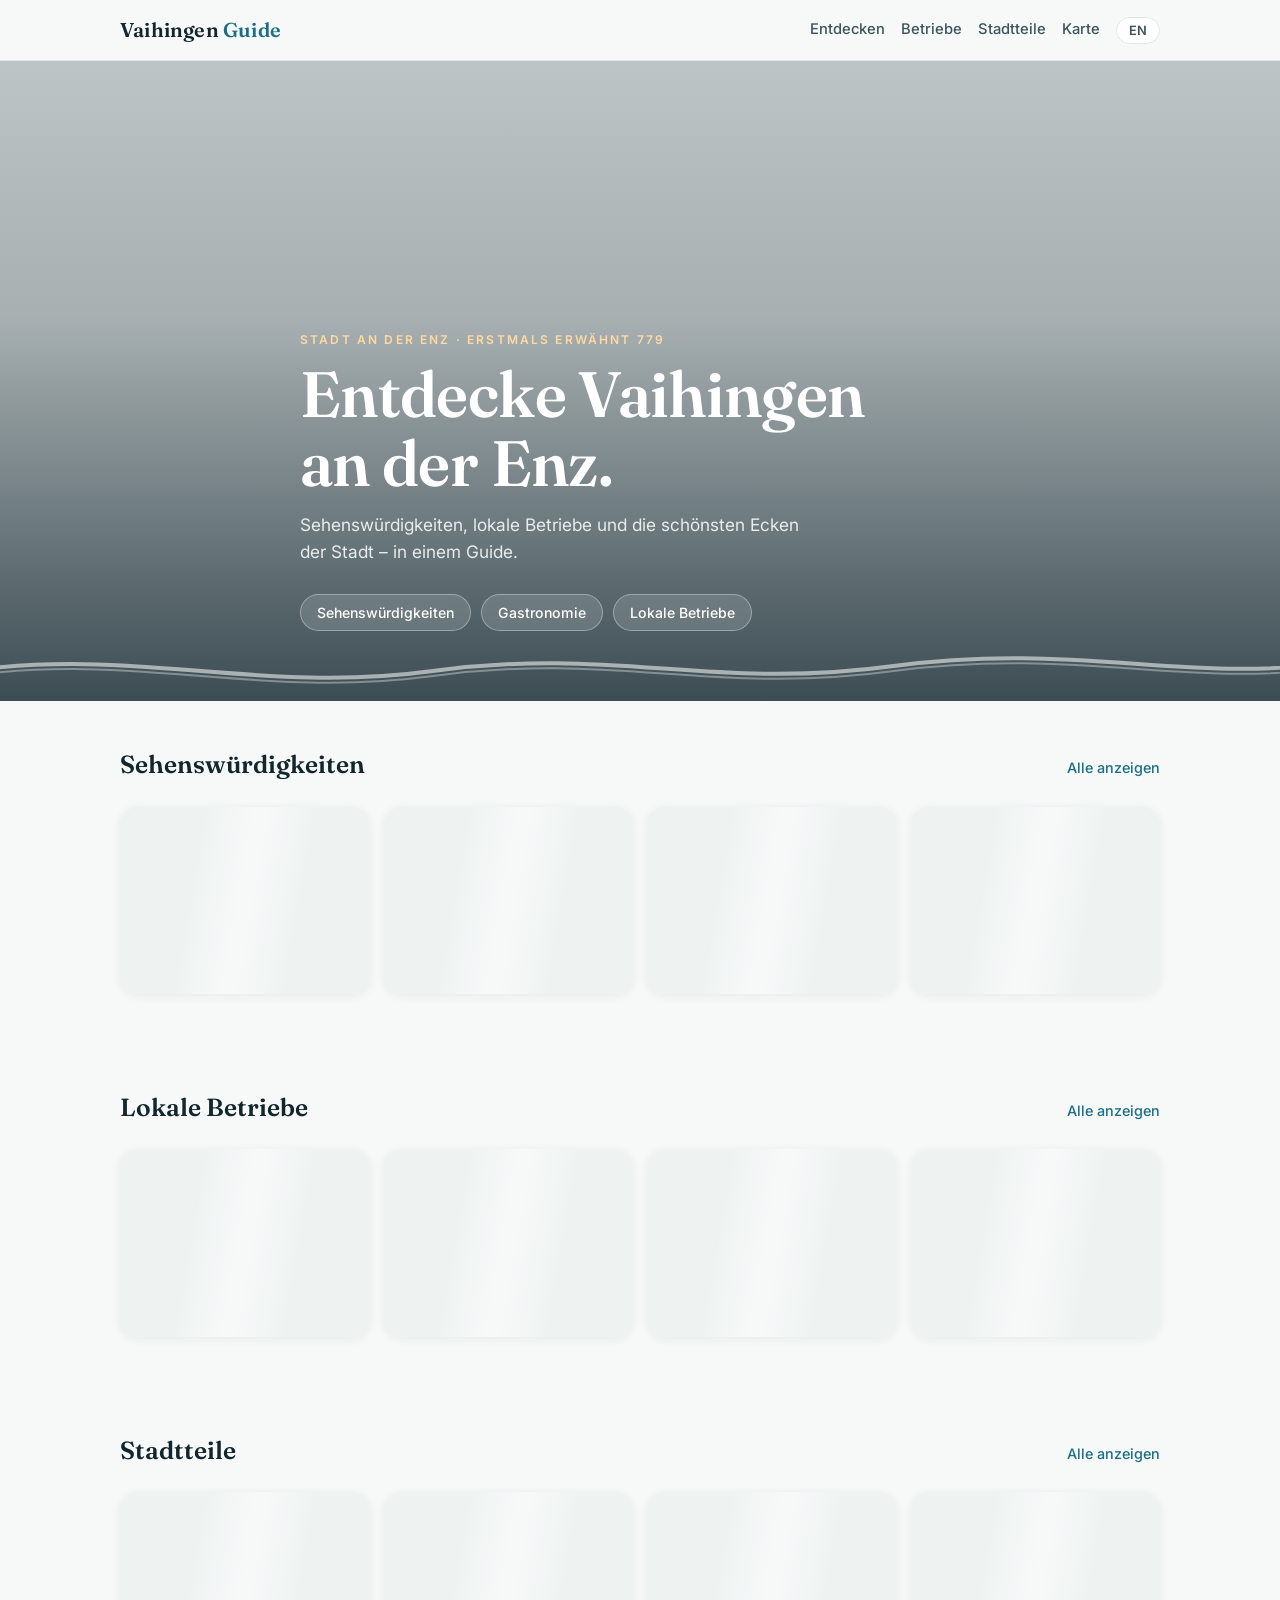
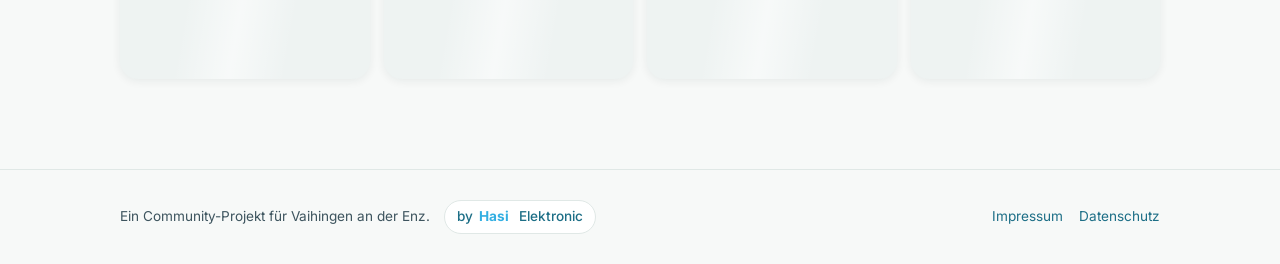
<file: index.html>
<!DOCTYPE html><html lang="de"><head><meta charset="UTF-8">
<meta name="viewport" content="width=device-width,initial-scale=1">
<title>Vaihingen Guide – Entdecke Vaihingen an der Enz</title>
<meta name="description" content="Der Guide für Vaihingen an der Enz: Sehenswürdigkeiten, Gastronomie, Geschäfte und lokale Betriebe – kostenlos und aktuell.">
<meta property="og:title" content="Vaihingen Guide"><meta property="og:description" content="Sehenswürdigkeiten und lokale Betriebe in Vaihingen an der Enz.">
<meta property="og:type" content="website">
<script type="application/ld+json">{"@context":"https://schema.org","@type":"WebSite","name":"Vaihingen Guide","url":"https://vaihingen-guide.pages.dev"}</script>
<link rel="preconnect" href="https://fonts.googleapis.com">
<link href="https://fonts.googleapis.com/css2?family=Fraunces:opsz,wght@9..144,500;9..144,600&family=Inter:wght@400;500;600&display=swap" rel="stylesheet">
<link rel="stylesheet" href="style.css">
<link rel="manifest" href="manifest.webmanifest">
<link rel="icon" href="icons/icon-192.png">
<link rel="apple-touch-icon" href="icons/icon-192.png">
<meta name="theme-color" content="#1c6e86"></head>
<body data-page="home">
<header><div class="wrap nav">
  <a class="brand" href="index.html">Vaihingen <em>Guide</em></a>
  <nav>
    <span class="nav-links">
      <a href="entdecken.html" data-i="nav_ent">Entdecken</a>
      <a href="guide.html" data-i="nav_guide">Betriebe</a>
      <a href="ortsteile.html" data-i="nav_ot">Stadtteile</a>
      <a href="karte.html" data-i="nav_map">Karte</a>
    </span>
    <button id="langBtn" class="lang">EN</button>
  </nav>
</div></header>
<div class="hero">
  <div class="hero-media" id="heroMedia"></div>
  <div class="hero-scrim"></div>
  <div class="wrap hero-inner">
    <span class="eyebrow" data-i="hero_eyebrow">Stadt an der Enz · erstmals erwähnt 779</span>
    <h1 data-i="hero_h">Entdecke Vaihingen an der Enz.</h1>
    <p data-i="hero_p">Sehenswürdigkeiten, lokale Betriebe und die schönsten Ecken der Stadt – in einem Guide.</p>
    <div class="chips">
      <a class="chip" href="entdecken.html" data-i="sec_sights">Sehenswürdigkeiten</a>
      <a class="chip" href="guide.html?cat=gastro" data-i="cat_gastro">Gastronomie</a>
      <a class="chip" href="guide.html" data-i="sec_biz">Lokale Betriebe</a>
    </div>
  </div>
  <svg class="river" viewBox="0 0 1200 70" preserveAspectRatio="none" aria-hidden="true">
    <path class="p2" d="M-10,45 C150,10 260,65 420,40 C580,15 660,60 820,35 C980,10 1080,55 1210,30"/>
    <path d="M-10,50 C150,15 260,70 420,45 C580,20 660,65 820,40 C980,15 1080,60 1210,35"/>
  </svg>
</div>
<section><div class="wrap">
  <div class="sec-head"><h2 data-i="sec_sights">Sehenswürdigkeiten</h2><a href="entdecken.html" data-i="all">Alle anzeigen</a></div>
  <div class="row" id="featSights"></div>
</div></section>
<section><div class="wrap">
  <div class="sec-head"><h2 data-i="sec_biz">Lokale Betriebe</h2><a href="guide.html" data-i="all">Alle anzeigen</a></div>
  <div class="row" id="featBiz"></div>
</div></section>
<section><div class="wrap">
  <div class="sec-head"><h2 data-i="sec_ot">Stadtteile</h2><a href="ortsteile.html" data-i="all">Alle anzeigen</a></div>
  <div class="row" id="featOt"></div>
</div></section>
<footer><div class="wrap">
  <span data-i="foot">Ein Community-Projekt für Vaihingen an der Enz.</span>
  <a class="badge" href="https://hasi-elektronic.de" target="_blank" rel="noopener">by <b>Hasi</b>&nbsp;Elektronic</a>
  <div class="links"><a href="impressum.html">Impressum</a><a href="datenschutz.html">Datenschutz</a></div>
</div></footer>
<script src="app.js"></script>
</body></html>
</file>
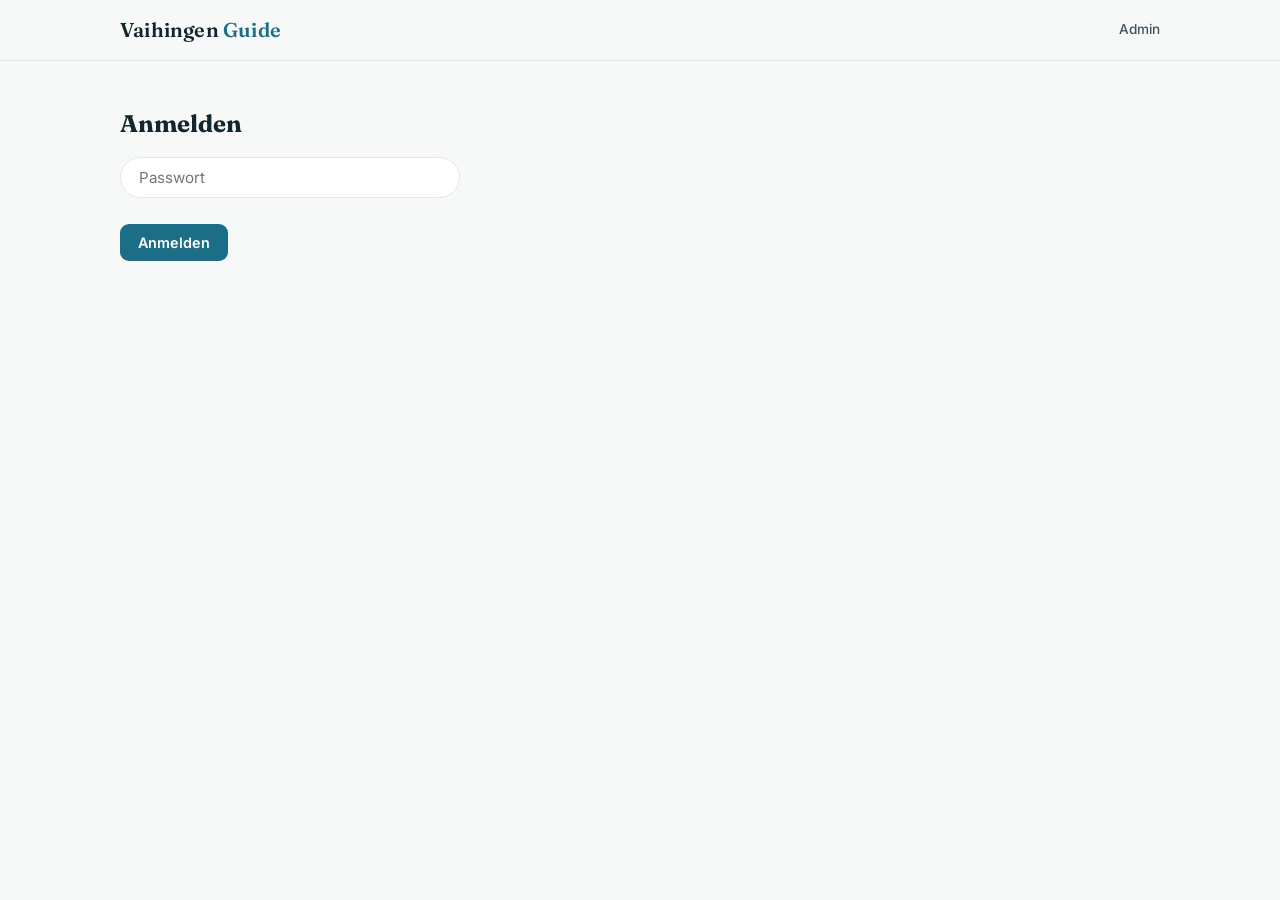
<file: admin.html>
<!DOCTYPE html><html lang="de"><head><meta charset="UTF-8">
<meta name="viewport" content="width=device-width,initial-scale=1">
<title>Admin – Vaihingen Guide</title>
<meta name="robots" content="noindex">
<link href="https://fonts.googleapis.com/css2?family=Fraunces:opsz,wght@9..144,600&family=Inter:wght@400;500;600&display=swap" rel="stylesheet">
<link rel="stylesheet" href="style.css">
</head><body>
<header><div class="wrap nav">
  <a class="brand" href="index.html">Vaihingen <em>Guide</em></a>
  <nav><span style="font-size:.85rem;color:var(--ink-soft)">Admin</span>
  <button class="lang" id="logout" style="display:none">Abmelden</button></nav>
</div></header>

<section><div class="wrap">
  <!-- Login -->
  <div id="login" style="max-width:340px">
    <h2 style="font-family:'Fraunces';margin-bottom:14px">Anmelden</h2>
    <input class="search" type="password" id="pw" placeholder="Passwort" style="max-width:100%">
    <button class="btn" id="doLogin" style="margin-top:10px">Anmelden</button>
    <p id="loginErr" style="color:var(--wein);font-size:.85rem;margin-top:8px"></p>
  </div>

  <!-- Panel -->
  <div id="panel" class="hide">
    <div class="sec-head"><h2>Einträge</h2>
      <a><button class="btn" id="newBtn">+ Neuer Eintrag</button></a></div>

    <div id="formWrap" class="hide">
      <div class="form" id="form">
        <label>Typ<select id="f_type"><option value="business">Betrieb</option><option value="sight">Sehenswürdigkeit</option><option value="ortsteil">Ortsteil</option></select></label>
        <label>Kategorie<select id="f_category">
          <option value="gastro">Gastronomie</option><option value="einkaufen">Einkaufen</option>
          <option value="dienstleistung">Dienstleistung</option><option value="kultur">Kultur</option>
          <option value="natur">Natur</option><option value="aktiv">Aktiv</option><option value="ortsteil">Ortsteil</option></select></label>
        <label>Name<input id="f_name"></label>
        <label>Slug (URL)<input id="f_slug" placeholder="auto aus Name"></label>
        <label class="full">Beschreibung (DE)<textarea id="f_desc_de"></textarea></label>
        <label class="full">Beschreibung (EN)<textarea id="f_desc_en"></textarea></label>
        <label class="full">Adresse<input id="f_address"></label>
        <label>Lat<input id="f_lat" type="number" step="any"></label>
        <label>Lng<input id="f_lng" type="number" step="any"></label>
        <label>Telefon<input id="f_phone"></label>
        <label>E-Mail<input id="f_email"></label>
        <label>Webseite<input id="f_website" placeholder="https://…"></label>
        <label>Öffnungszeiten<input id="f_hours"></label>
        <label>Foto-Credit<input id="f_img_credit" placeholder="Foto: Name · Lizenz"></label>
        <label>Empfohlen<select id="f_featured"><option value="0">Nein</option><option value="1">Ja ★</option></select></label>
        <label>Status<select id="f_status"><option value="published">Veröffentlicht</option><option value="draft">Entwurf</option></select></label>
        <label class="full">Fotos<input type="file" id="f_file" accept="image/*">
          <div class="gal" id="f_gal"></div></label>
        <div class="full" style="display:flex;gap:10px">
          <button class="btn" id="saveBtn">Speichern</button>
          <button class="btn sec" id="cancelBtn">Abbrechen</button>
          <button class="btn danger" id="delBtn" style="margin-left:auto">Löschen</button>
        </div>
      </div>
    </div>

    <table class="admin-table"><thead><tr>
      <th>Name</th><th>Typ</th><th>Kategorie</th><th>Status</th><th>★</th><th></th>
    </tr></thead><tbody id="rows"></tbody></table>
  </div>
</div></section>

<script>
const API='https://vaihingen-guide-api.hguencavdi.workers.dev';
let TOK=localStorage.getItem('vg_tok')||'', EDIT=null, IMAGES=[];
const $=id=>document.getElementById(id);
const FIELDS=['type','category','name','slug','desc_de','desc_en','address','lat','lng','phone','email','website','hours','featured','status','img_credit'];
const hdr=()=>({'Content-Type':'application/json','Authorization':'Bearer '+TOK});
function toast(m){const d=document.createElement('div');d.className='toast';d.textContent=m;document.body.append(d);setTimeout(()=>d.remove(),2200)}

async function login(){
  const r=await fetch(API+'/api/login',{method:'POST',headers:{'Content-Type':'application/json'},body:JSON.stringify({password:$('pw').value})});
  const d=await r.json();
  if(d.token){TOK=d.token;localStorage.setItem('vg_tok',TOK);show()}else $('loginErr').textContent='Falsches Passwort.';
}
async function show(){
  $('login').classList.add('hide');$('panel').classList.remove('hide');$('logout').style.display='';
  loadRows();
}
async function loadRows(){
  const r=await fetch(API+'/api/admin/places',{headers:hdr()});
  if(r.status===401){localStorage.removeItem('vg_tok');location.reload();return}
  const rows=await r.json();
  $('rows').innerHTML=rows.map(p=>`<tr>
    <td><b>${p.name}</b></td><td>${p.type==='sight'?'Sehensw.':'Betrieb'}</td>
    <td>${p.category}</td><td>${p.status==='published'?'✅':'📝'}</td>
    <td>${p.featured?'★':''}</td>
    <td><button class="btn sec" style="padding:5px 12px" onclick='edit(${JSON.stringify(p).replace(/'/g,"&#39;")})'>Bearbeiten</button></td>
  </tr>`).join('');
}
window.edit=function(p){
  EDIT=p; IMAGES=JSON.parse(p.images||'[]');
  FIELDS.forEach(f=>{const el=$('f_'+f);if(el)el.value=p[f]??''});
  renderGal(); $('formWrap').classList.remove('hide'); $('delBtn').style.display='';
  window.scrollTo({top:0,behavior:'smooth'});
}
function renderGal(){
  $('f_gal').innerHTML=IMAGES.map((i,x)=>`<div style="position:relative"><img src="${API+i}" style="height:80px;border-radius:8px">
  <button onclick="IMAGES.splice(${x},1);renderGal()" style="position:absolute;top:2px;right:2px;border:0;background:var(--wein);color:#fff;border-radius:50%;width:20px;height:20px;cursor:pointer">×</button></div>`).join('');
}
window.renderGal=renderGal; window.IMAGES=IMAGES;
$('newBtn').onclick=()=>{EDIT=null;IMAGES=[];FIELDS.forEach(f=>{const el=$('f_'+f);if(el)el.value=''});
  $('f_type').value='business';$('f_category').value='gastro';$('f_featured').value='0';$('f_status').value='published';
  renderGal();$('formWrap').classList.remove('hide');$('delBtn').style.display='none'};
$('cancelBtn').onclick=()=>$('formWrap').classList.add('hide');
$('f_file').onchange=async e=>{
  const fd=new FormData();fd.append('file',e.target.files[0]);
  toast('Lade hoch …');
  const r=await fetch(API+'/api/admin/upload',{method:'POST',headers:{'Authorization':'Bearer '+TOK},body:fd});
  const d=await r.json();
  if(d.path){IMAGES.push(d.path);renderGal();toast('Foto hochgeladen')}else toast('Fehler beim Upload');
  e.target.value='';
};
$('saveBtn').onclick=async()=>{
  const b={};FIELDS.forEach(f=>{const el=$('f_'+f);if(el)b[f]=el.value});
  b.featured=Number(b.featured);b.lat=b.lat?Number(b.lat):null;b.lng=b.lng?Number(b.lng):null;
  if(!b.slug&&b.name)b.slug=b.name.toLowerCase().replace(/ä/g,'ae').replace(/ö/g,'oe').replace(/ü/g,'ue').replace(/ß/g,'ss').replace(/[^a-z0-9]+/g,'-').replace(/^-|-$/g,'');
  b.images=JSON.stringify(IMAGES);
  const url=EDIT?API+'/api/admin/places/'+EDIT.id:API+'/api/admin/places';
  const r=await fetch(url,{method:EDIT?'PUT':'POST',headers:hdr(),body:JSON.stringify(b)});
  const d=await r.json();
  if(d.ok){toast('Gespeichert');$('formWrap').classList.add('hide');loadRows()}else toast('Fehler: '+(d.error||''));
};
$('delBtn').onclick=async()=>{
  if(!EDIT||!confirm('„'+EDIT.name+'" wirklich löschen?'))return;
  await fetch(API+'/api/admin/places/'+EDIT.id,{method:'DELETE',headers:hdr()});
  toast('Gelöscht');$('formWrap').classList.add('hide');loadRows();
};
$('doLogin').onclick=login;
$('pw').addEventListener('keydown',e=>{if(e.key==='Enter')login()});
$('logout').onclick=()=>{localStorage.removeItem('vg_tok');location.reload()};
if(TOK)show();
</script>
</body></html>
</file>
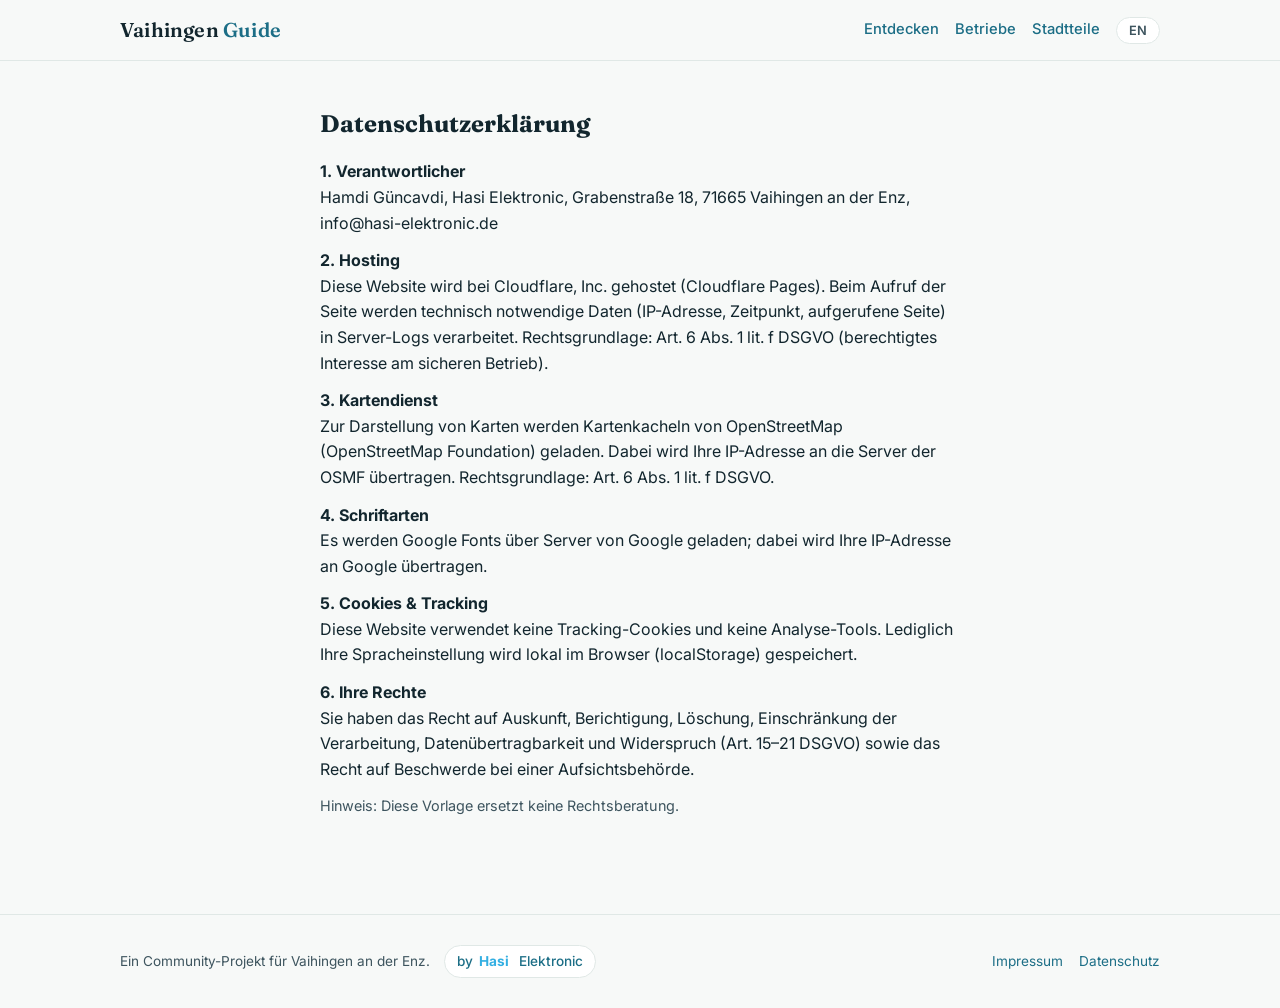
<file: datenschutz.html>
<!DOCTYPE html><html lang="de"><head><meta charset="UTF-8"><meta name="viewport" content="width=device-width,initial-scale=1">
<title>Datenschutz – Vaihingen Guide</title><meta name="robots" content="noindex"><link rel="preconnect" href="https://fonts.googleapis.com">
<link href="https://fonts.googleapis.com/css2?family=Fraunces:opsz,wght@9..144,500;9..144,600&family=Inter:wght@400;500;600&display=swap" rel="stylesheet">
<link rel="stylesheet" href="style.css">
<link rel="manifest" href="manifest.webmanifest">
<link rel="icon" href="icons/icon-192.png">
<link rel="apple-touch-icon" href="icons/icon-192.png">
<meta name="theme-color" content="#1c6e86"></head><body>
<header><div class="wrap nav">
  <a class="brand" href="index.html">Vaihingen <em>Guide</em></a>
  <nav>
    <a href="entdecken.html" data-i="nav_ent">Entdecken</a>
    <a href="guide.html" data-i="nav_guide">Betriebe</a>
    <a href="ortsteile.html" data-i="nav_ot">Stadtteile</a>
    <button id="langBtn" class="lang">EN</button>
  </nav>
</div></header>
<section><div class="wrap" style="max-width:680px">
<h2 style="font-family:'Fraunces';margin-bottom:16px">Datenschutzerklärung</h2>
<p><b>1. Verantwortlicher</b><br>Hamdi Güncavdi, Hasi Elektronic, Grabenstraße 18, 71665 Vaihingen an der Enz, info@hasi-elektronic.de</p>
<p style="margin:12px 0"><b>2. Hosting</b><br>Diese Website wird bei Cloudflare, Inc. gehostet (Cloudflare Pages). Beim Aufruf der Seite werden technisch notwendige Daten (IP-Adresse, Zeitpunkt, aufgerufene Seite) in Server-Logs verarbeitet. Rechtsgrundlage: Art. 6 Abs. 1 lit. f DSGVO (berechtigtes Interesse am sicheren Betrieb).</p>
<p style="margin:12px 0"><b>3. Kartendienst</b><br>Zur Darstellung von Karten werden Kartenkacheln von OpenStreetMap (OpenStreetMap Foundation) geladen. Dabei wird Ihre IP-Adresse an die Server der OSMF übertragen. Rechtsgrundlage: Art. 6 Abs. 1 lit. f DSGVO.</p>
<p style="margin:12px 0"><b>4. Schriftarten</b><br>Es werden Google Fonts über Server von Google geladen; dabei wird Ihre IP-Adresse an Google übertragen.</p>
<p style="margin:12px 0"><b>5. Cookies &amp; Tracking</b><br>Diese Website verwendet keine Tracking-Cookies und keine Analyse-Tools. Lediglich Ihre Spracheinstellung wird lokal im Browser (localStorage) gespeichert.</p>
<p style="margin:12px 0"><b>6. Ihre Rechte</b><br>Sie haben das Recht auf Auskunft, Berichtigung, Löschung, Einschränkung der Verarbeitung, Datenübertragbarkeit und Widerspruch (Art. 15–21 DSGVO) sowie das Recht auf Beschwerde bei einer Aufsichtsbehörde.</p>
<p style="margin:12px 0;color:var(--ink-soft);font-size:.9rem">Hinweis: Diese Vorlage ersetzt keine Rechtsberatung.</p>
</div></section>
<footer><div class="wrap">
  <span data-i="foot">Ein Community-Projekt für Vaihingen an der Enz.</span>
  <a class="badge" href="https://hasi-elektronic.de" target="_blank" rel="noopener">by <b>Hasi</b>&nbsp;Elektronic</a>
  <div class="links"><a href="impressum.html">Impressum</a><a href="datenschutz.html">Datenschutz</a></div>
</div></footer>
<script src="app.js"></script></body></html>
</file>
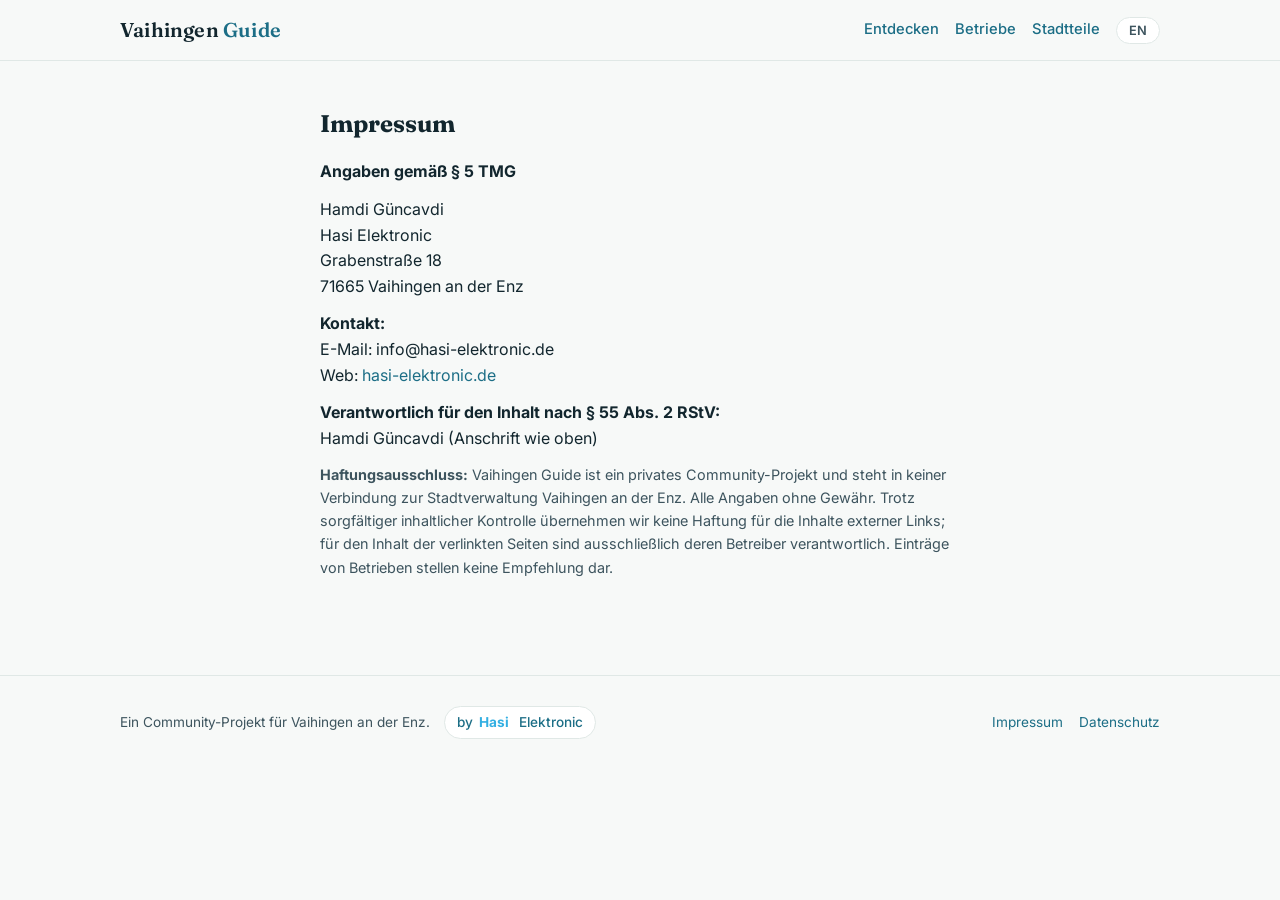
<file: impressum.html>
<!DOCTYPE html><html lang="de"><head><meta charset="UTF-8"><meta name="viewport" content="width=device-width,initial-scale=1">
<title>Impressum – Vaihingen Guide</title><meta name="robots" content="noindex"><link rel="preconnect" href="https://fonts.googleapis.com">
<link href="https://fonts.googleapis.com/css2?family=Fraunces:opsz,wght@9..144,500;9..144,600&family=Inter:wght@400;500;600&display=swap" rel="stylesheet">
<link rel="stylesheet" href="style.css">
<link rel="manifest" href="manifest.webmanifest">
<link rel="icon" href="icons/icon-192.png">
<link rel="apple-touch-icon" href="icons/icon-192.png">
<meta name="theme-color" content="#1c6e86"></head><body>
<header><div class="wrap nav">
  <a class="brand" href="index.html">Vaihingen <em>Guide</em></a>
  <nav>
    <a href="entdecken.html" data-i="nav_ent">Entdecken</a>
    <a href="guide.html" data-i="nav_guide">Betriebe</a>
    <a href="ortsteile.html" data-i="nav_ot">Stadtteile</a>
    <button id="langBtn" class="lang">EN</button>
  </nav>
</div></header>
<section><div class="wrap" style="max-width:680px">
<h2 style="font-family:'Fraunces';margin-bottom:16px">Impressum</h2>
<p><b>Angaben gemäß § 5 TMG</b></p>
<p style="margin:12px 0">Hamdi Güncavdi<br>Hasi Elektronic<br>Grabenstraße 18<br>71665 Vaihingen an der Enz</p>
<p style="margin:12px 0"><b>Kontakt:</b><br>E-Mail: info@hasi-elektronic.de<br>Web: <a href="https://hasi-elektronic.de">hasi-elektronic.de</a></p>
<p style="margin:12px 0"><b>Verantwortlich für den Inhalt nach § 55 Abs. 2 RStV:</b><br>Hamdi Güncavdi (Anschrift wie oben)</p>
<p style="margin:12px 0;color:var(--ink-soft);font-size:.9rem"><b>Haftungsausschluss:</b> Vaihingen Guide ist ein privates Community-Projekt und steht in keiner Verbindung zur Stadtverwaltung Vaihingen an der Enz. Alle Angaben ohne Gewähr. Trotz sorgfältiger inhaltlicher Kontrolle übernehmen wir keine Haftung für die Inhalte externer Links; für den Inhalt der verlinkten Seiten sind ausschließlich deren Betreiber verantwortlich. Einträge von Betrieben stellen keine Empfehlung dar.</p>
</div></section>
<footer><div class="wrap">
  <span data-i="foot">Ein Community-Projekt für Vaihingen an der Enz.</span>
  <a class="badge" href="https://hasi-elektronic.de" target="_blank" rel="noopener">by <b>Hasi</b>&nbsp;Elektronic</a>
  <div class="links"><a href="impressum.html">Impressum</a><a href="datenschutz.html">Datenschutz</a></div>
</div></footer>
<script src="app.js"></script></body></html>
</file>
<file: style.css>
:root{
  --ink:#12262e; --ink-soft:#3d545e; --paper:#f7f9f8; --card:#ffffff;
  --enz:#1c6e86; --enz-deep:#124a5b; --wein:#8c2f39; --stein:#e0e8e6; --sand:#eef3f2;
  --r:18px; --shadow:0 2px 10px rgba(18,38,46,.07);
  --tabbar-h:64px;
}
*{box-sizing:border-box;margin:0}
html{scroll-behavior:smooth}
body{font-family:'Inter',system-ui,sans-serif;color:var(--ink);background:var(--paper);line-height:1.6;-webkit-font-smoothing:antialiased}
img{max-width:100%;display:block}
a{color:var(--enz);text-decoration:none}
.wrap{max-width:1080px;margin:0 auto;padding:0 20px}

/* header */
header{position:sticky;top:0;z-index:500;background:rgba(247,249,248,.92);backdrop-filter:blur(8px);border-bottom:1px solid var(--stein)}
.nav{display:flex;align-items:center;gap:18px;height:60px}
.brand{font-family:'Fraunces',serif;font-size:1.25rem;font-weight:600;color:var(--ink);letter-spacing:.01em}
.brand em{font-style:normal;color:var(--enz)}
.nav nav{margin-left:auto;display:flex;gap:16px;align-items:center;font-size:.92rem;font-weight:500}
.nav-links{display:flex;gap:16px}
.nav-links a{color:var(--ink-soft)}
.nav-links a.active,.nav-links a:hover{color:var(--enz)}
.lang{border:1px solid var(--stein);background:var(--card);border-radius:99px;padding:5px 12px;font:600 .8rem 'Inter';cursor:pointer;color:var(--ink-soft)}
.lang:hover{border-color:var(--enz);color:var(--enz)}

/* ---------- cinematic hero ---------- */
.hero{position:relative;overflow:hidden;min-height:min(78vh,640px);display:flex;align-items:flex-end;color:#fff}
.hero-media{position:absolute;inset:0;background:linear-gradient(135deg,var(--enz-deep),var(--enz));background-size:cover;background-position:center;opacity:0;transition:opacity .6s ease}
.hero-media.loaded{opacity:1}
.hero-scrim{position:absolute;inset:0;background:linear-gradient(180deg,rgba(18,38,46,.25) 0%,rgba(18,38,46,.35) 40%,rgba(18,38,46,.82) 100%)}
.hero-inner{position:relative;z-index:2;padding:120px 0 70px}
.hero .eyebrow{font:600 .75rem 'Inter';letter-spacing:.18em;text-transform:uppercase;color:#ffd9a0}
.hero h1{font-family:'Fraunces',serif;font-weight:600;font-size:clamp(2.3rem,7vw,4rem);line-height:1.08;letter-spacing:-.01em;margin:12px 0 14px;max-width:680px;text-wrap:balance}
.hero p{color:rgba(255,255,255,.86);max-width:520px;font-size:1.08rem}
.river{position:absolute;left:-4%;right:-4%;bottom:0;width:108%;height:70px;pointer-events:none;z-index:2}
.river path{fill:none;stroke:#fff;stroke-width:2;opacity:.35;stroke-dasharray:1600;stroke-dashoffset:1600;animation:flow 2.4s ease-out forwards}
.river path.p2{stroke:#fff;stroke-width:4;opacity:.55;animation-duration:3s}
@keyframes flow{to{stroke-dashoffset:0}}
@media(prefers-reduced-motion:reduce){.river path{animation:none;stroke-dashoffset:0}}

/* chips (on hero — glass) */
.chips{display:flex;gap:10px;flex-wrap:wrap;margin:28px 0 0}
.hero .chip{background:rgba(255,255,255,.14);backdrop-filter:blur(8px);border:1px solid rgba(255,255,255,.35);color:#fff}
.hero .chip:hover{background:rgba(255,255,255,.24);border-color:#fff;color:#fff}
.chip{border:1px solid var(--stein);background:var(--card);border-radius:99px;padding:9px 16px;font:500 .88rem 'Inter';color:var(--ink-soft);cursor:pointer;transition:.15s}
.chip:hover{border-color:var(--enz);color:var(--enz)}
.chip.on{background:var(--enz);border-color:var(--enz);color:#fff}

/* sections */
section{padding:44px 0}
.sec-head{display:flex;align-items:baseline;gap:14px;margin-bottom:22px}
.sec-head h2{font-family:'Fraunces',serif;font-weight:600;font-size:1.55rem}
.sec-head a{margin-left:auto;font-size:.9rem;font-weight:500}
.eyebrow{font:600 .72rem 'Inter';letter-spacing:.18em;text-transform:uppercase;color:var(--wein);display:block;margin-bottom:6px}

/* ---------- poster cards ---------- */
.grid{display:grid;grid-template-columns:repeat(auto-fill,minmax(230px,1fr));gap:16px}
.card{position:relative;aspect-ratio:4/3;border-radius:var(--r);overflow:hidden;display:block;background:var(--sand);box-shadow:var(--shadow);transition:transform .3s ease,box-shadow .3s ease}
.card:hover{transform:translateY(-4px);box-shadow:0 14px 30px rgba(18,38,46,.18)}
.card:active{transform:scale(.97)}
.card .ph{position:absolute;inset:0;width:100%;height:100%;object-fit:cover;opacity:0;transition:opacity .35s ease,transform .5s ease}
.card .ph.loaded{opacity:1}
.card:hover .ph.loaded{transform:scale(1.06)}
.card .ph-fallback{position:absolute;inset:0;display:flex;align-items:center;justify-content:center;font-size:2.6rem}
.card .scrim{position:absolute;inset:0;background:linear-gradient(180deg,rgba(18,38,46,0) 42%,rgba(18,38,46,.88) 100%)}
.card .body{position:absolute;left:0;right:0;bottom:0;z-index:2;padding:14px 16px;color:#fff;display:flex;flex-direction:column;gap:3px}
.card .cat{font:600 .64rem 'Inter';letter-spacing:.13em;text-transform:uppercase;color:rgba(255,255,255,.82)}
.card h3{font-family:'Fraunces',serif;font-size:1.05rem;font-weight:600;line-height:1.25}
.card .feat{position:absolute;top:12px;right:12px;z-index:2;background:rgba(255,255,255,.92);color:var(--wein);font:700 .68rem 'Inter';padding:4px 10px;border-radius:99px}

/* category fallback gradients (no photo yet) */
.cat-gastro .ph-fallback{background:linear-gradient(135deg,#c2703d,#8c4a24)}
.cat-einkaufen .ph-fallback{background:linear-gradient(135deg,#6b4c8a,#432c5c)}
.cat-dienstleistung .ph-fallback{background:linear-gradient(135deg,#3d5a73,#1f3547)}
.cat-kultur .ph-fallback{background:linear-gradient(135deg,#1c6e86,#124a5b)}
.cat-natur .ph-fallback{background:linear-gradient(135deg,#3f7d54,#245536)}
.cat-aktiv .ph-fallback{background:linear-gradient(135deg,#b45309,#7c3908)}
.cat-ortsteil .ph-fallback{background:linear-gradient(135deg,#8c2f39,#5e1f26)}

/* ---------- skeleton loading ---------- */
.skeleton{position:relative;overflow:hidden;background:var(--sand)}
.skeleton::after{content:'';position:absolute;inset:0;background:linear-gradient(100deg,transparent 30%,rgba(255,255,255,.55) 50%,transparent 70%);animation:shimmer 1.4s infinite}
@keyframes shimmer{from{transform:translateX(-100%)}to{transform:translateX(100%)}}
@media(prefers-reduced-motion:reduce){.skeleton::after{animation:none}}

/* ---------- horizontal rails (home, mobile) ---------- */
.row{display:flex;gap:14px;overflow-x:auto;scroll-snap-type:x mandatory;padding-bottom:6px;scrollbar-width:none;-ms-overflow-style:none}
.row::-webkit-scrollbar{display:none}
.row .card{flex:0 0 min(76vw,300px);scroll-snap-align:start}
@media(min-width:900px){
  .row{display:grid;grid-template-columns:repeat(auto-fill,minmax(230px,1fr));overflow:visible}
  .row .card{flex:unset}
}

/* map */
#map,.map-full{border-radius:var(--r);border:1px solid var(--stein);z-index:1}
#map{height:380px}
.leaflet-popup-content{font-family:'Inter'}
.leaflet-popup-content .pop-name{font-family:'Fraunces',serif;font-weight:600;display:block;margin-bottom:2px}
.leaflet-popup-content img{width:100%;height:80px;object-fit:cover;border-radius:6px;margin-bottom:6px}

/* karte page (full-height) */
.karte-page{display:flex;flex-direction:column;height:calc(100dvh - 60px)}
.karte-filters{display:flex;gap:8px;overflow-x:auto;padding:10px 16px;scrollbar-width:none;border-bottom:1px solid var(--stein);background:var(--card)}
.karte-filters::-webkit-scrollbar{display:none}
.karte-filters .chip{flex:0 0 auto;padding:7px 14px;font-size:.82rem}
.map-full{flex:1;border-radius:0;border:0}
@media(max-width:768px){.karte-page{height:calc(100dvh - 60px - var(--tabbar-h))}}

/* detail */
.detail h1{font-family:'Fraunces',serif;font-weight:600;font-size:clamp(1.7rem,5vw,2.4rem);margin:6px 0 10px}
.meta{display:flex;flex-direction:column;gap:8px;margin:18px 0;font-size:.95rem}
.meta div{display:flex;gap:10px;align-items:baseline}
.meta span{width:22px;text-align:center}
.detail .desc{max-width:640px;font-size:1.02rem;color:var(--ink-soft)}
.gal{display:flex;gap:10px;flex-wrap:wrap;margin:18px 0}
.gal img{height:150px;border-radius:10px;object-fit:cover;opacity:0;transition:opacity .35s}
.gal img.loaded{opacity:1}
.back{font-size:.88rem;font-weight:500}

/* search */
.search{width:100%;max-width:380px;border:1px solid var(--stein);border-radius:99px;padding:10px 18px;font:400 .95rem 'Inter';background:var(--card);margin-bottom:16px}
.search:focus{outline:2px solid var(--enz)}

/* footer */
footer{border-top:1px solid var(--stein);margin-top:40px;padding:30px 0;font-size:.85rem;color:var(--ink-soft)}
footer .wrap{display:flex;flex-wrap:wrap;gap:14px;align-items:center}
footer .links{margin-left:auto;display:flex;gap:16px}
.badge{display:inline-flex;align-items:center;gap:6px;border:1px solid var(--stein);border-radius:99px;padding:5px 12px;font-weight:500;background:var(--card)}
.badge b{color:#33afe2}

/* ---------- bottom tab bar (mobile app-feel) ---------- */
.tabbar{display:none}
@media(max-width:768px){
  .nav-links{display:none}
  .tabbar{
    display:flex;position:fixed;left:0;right:0;bottom:0;z-index:600;height:var(--tabbar-h);
    background:rgba(247,249,248,.92);backdrop-filter:blur(14px);
    border-top:1px solid var(--stein);
    padding:0 4px env(safe-area-inset-bottom);
  }
  .tabbar a{flex:1;display:flex;flex-direction:column;align-items:center;justify-content:center;gap:2px;font:600 .62rem 'Inter';color:var(--ink-soft);position:relative}
  .tabbar a .ic{font-size:1.28rem;line-height:1}
  .tabbar a.active{color:var(--enz)}
  .tabbar a.active::before{content:'';position:absolute;top:2px;left:50%;transform:translateX(-50%);width:20px;height:3px;border-radius:99px;background:var(--enz)}
  footer{padding-bottom:calc(30px + var(--tabbar-h) + env(safe-area-inset-bottom))}
}

/* admin */
.admin-table{width:100%;border-collapse:collapse;font-size:.88rem;background:var(--card);border-radius:14px;overflow:hidden}
.admin-table th,.admin-table td{padding:9px 12px;border-bottom:1px solid var(--stein);text-align:left}
.admin-table th{background:var(--sand);font-weight:600}
.btn{background:var(--enz);color:#fff;border:0;border-radius:9px;padding:10px 18px;font:600 .9rem 'Inter';cursor:pointer}
.btn.sec{background:var(--card);color:var(--ink);border:1px solid var(--stein)}
.btn.danger{background:var(--wein)}
.form{display:grid;grid-template-columns:1fr 1fr;gap:12px;background:var(--card);border:1px solid var(--stein);border-radius:14px;padding:18px;margin:16px 0}
.form label{display:flex;flex-direction:column;gap:4px;font-size:.8rem;font-weight:600;color:var(--ink-soft)}
.form input,.form select,.form textarea{border:1px solid var(--stein);border-radius:8px;padding:8px 10px;font:400 .92rem 'Inter'}
.form textarea{min-height:70px}
.form .full{grid-column:1/-1}
.hide{display:none!important}
.toast{position:fixed;bottom:20px;left:50%;transform:translateX(-50%);background:var(--ink);color:#fff;border-radius:99px;padding:10px 22px;font-size:.9rem;z-index:900}

@media(max-width:640px){
  .form{grid-template-columns:1fr}
  .hero-inner{padding:90px 0 54px}
}
@media(prefers-reduced-motion:reduce){
  .card,.card .ph,.hero-media{transition:none}
  .card:hover{transform:none}
  .card:hover .ph.loaded{transform:none}
}
:focus-visible{outline:2px solid var(--enz);outline-offset:2px}
</file>
